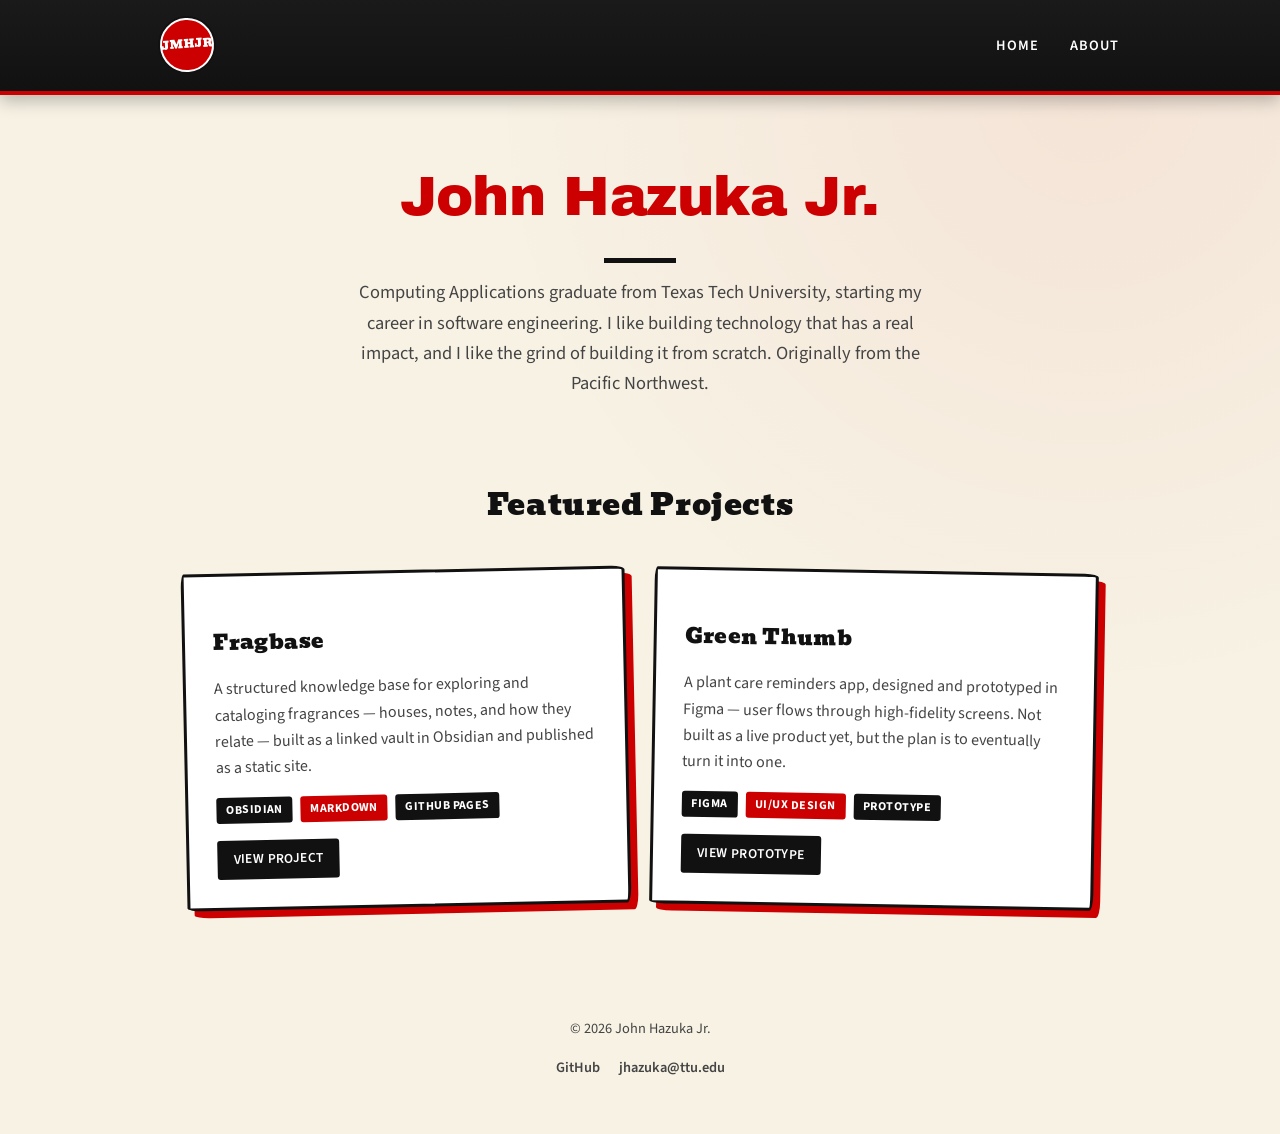
<file: index.html>
<!DOCTYPE html>
<html lang="en">
<head>
  <meta charset="UTF-8">
  <meta name="viewport" content="width=device-width, initial-scale=1.0">
  <meta name="description" content="Portfolio of John Hazuka Jr. — Texas Tech Computing Applications graduate building software with a focus on engineering, AI, and security.">
  <link rel="icon" href="data:image/svg+xml,%3Csvg xmlns='http://www.w3.org/2000/svg' viewBox='0 0 100 100'%3E%3Ccircle cx='50' cy='50' r='46' fill='%23cc0000' stroke='%23111' stroke-width='6'/%3E%3Ctext x='50' y='64' font-family='Georgia, serif' font-size='48' font-weight='bold' fill='%23fff' text-anchor='middle'%3EJ%3C/text%3E%3C/svg%3E">
  <title>John Hazuka Jr. — Portfolio</title>
  <link rel="preconnect" href="https://fonts.googleapis.com">
  <link href="https://fonts.googleapis.com/css2?family=Archivo+Black&family=Bevan&family=Source+Sans+3:wght@400;600;700&display=swap" rel="stylesheet">
  <link rel="stylesheet" href="style.css">
</head>
<body>
  <header class="site-header">
    <div class="nav-inner">
      <a href="index.html" class="site-badge" aria-label="John Hazuka Jr. — home">JMHJR</a>
      <nav class="site-nav">
        <a href="index.html" aria-current="page">Home</a>
        <a href="about.html">About</a>
      </nav>
    </div>
  </header>

  <main>
    <section class="hero">
      <h1>John Hazuka Jr.</h1>
      <p>Computing Applications graduate from Texas Tech University, starting my career in software engineering. I like building technology that has a real impact, and I like the grind of building it from scratch. Originally from the Pacific Northwest.</p>
    </section>

    <section class="projects">
      <h2>Featured Projects</h2>

      <div class="project-grid">
        <article class="project-card">
          <h3>Fragbase</h3>
          <p>A structured knowledge base for exploring and cataloging fragrances — houses, notes, and how they relate — built as a linked vault in Obsidian and published as a static site.</p>
          <ul class="tag-list">
            <li>Obsidian</li>
            <li>Markdown</li>
            <li>GitHub Pages</li>
          </ul>
          <a href="https://johnhazukajr.github.io/frag-knowledge-base/" class="card-cta" target="_blank" rel="noopener noreferrer">View Project</a>
        </article>

        <article class="project-card">
          <h3>Green Thumb</h3>
          <p>A plant care reminders app, designed and prototyped in Figma — user flows through high-fidelity screens. Not built as a live product yet, but the plan is to eventually turn it into one.</p>
          <ul class="tag-list">
            <li>Figma</li>
            <li>UI/UX Design</li>
            <li>Prototype</li>
          </ul>
          <a href="https://www.figma.com/design/15ux0nJ3ofYsxvQ69XyQr3/TeamHazuka_FinalProject_%22Green-Thumb-Reminders%22-Plant-Care-App?node-id=3-3&p=f&t=KFALWw1OByYxBfsJ-0" class="card-cta" target="_blank" rel="noopener noreferrer">View Prototype</a>
        </article>
      </div>
    </section>
  </main>

  <footer class="site-footer">
    <p>&copy; 2026 John Hazuka Jr.</p>
    <p class="footer-links">
      <a href="https://github.com/JohnHazukaJr" target="_blank" rel="noopener noreferrer">GitHub</a>
      <a href="mailto:jhazuka@ttu.edu">jhazuka@ttu.edu</a>
    </p>
  </footer>
</body>
</html>
</file>
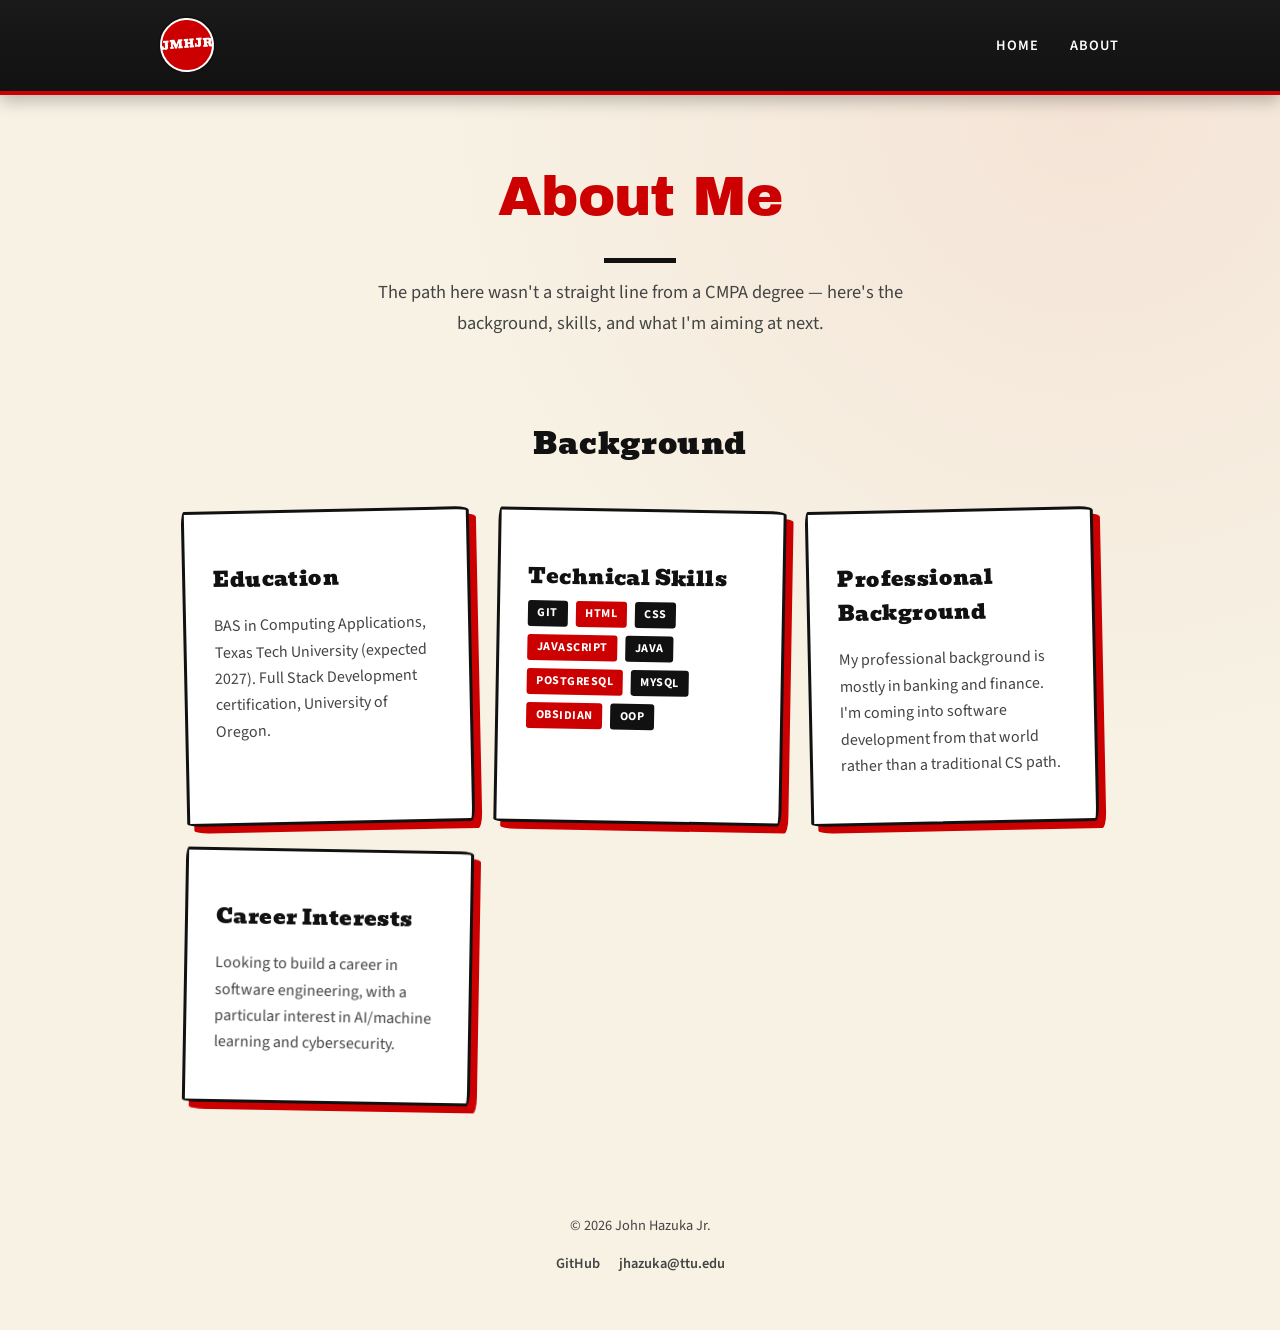
<file: about.html>
<!DOCTYPE html>
<html lang="en">
<head>
  <meta charset="UTF-8">
  <meta name="viewport" content="width=device-width, initial-scale=1.0">
  <meta name="description" content="About John Hazuka Jr. — education, technical skills, background, and career interests.">
  <link rel="icon" href="data:image/svg+xml,%3Csvg xmlns='http://www.w3.org/2000/svg' viewBox='0 0 100 100'%3E%3Ccircle cx='50' cy='50' r='46' fill='%23cc0000' stroke='%23111' stroke-width='6'/%3E%3Ctext x='50' y='64' font-family='Georgia, serif' font-size='48' font-weight='bold' fill='%23fff' text-anchor='middle'%3EJ%3C/text%3E%3C/svg%3E">
  <title>About — John Hazuka Jr.</title>
  <link rel="preconnect" href="https://fonts.googleapis.com">
  <link href="https://fonts.googleapis.com/css2?family=Archivo+Black&family=Bevan&family=Source+Sans+3:wght@400;600;700&display=swap" rel="stylesheet">
  <link rel="stylesheet" href="style.css">
</head>
<body>
  <header class="site-header">
    <div class="nav-inner">
      <a href="index.html" class="site-badge" aria-label="John Hazuka Jr. — home">JMHJR</a>
      <nav class="site-nav">
        <a href="index.html">Home</a>
        <a href="about.html" aria-current="page">About</a>
      </nav>
    </div>
  </header>

  <main>
    <section class="hero">
      <h1>About Me</h1>
      <p>The path here wasn't a straight line from a CMPA degree — here's the background, skills, and what I'm aiming at next.</p>
    </section>

    <section class="projects">
      <h2>Background</h2>

      <div class="project-grid">
        <article class="project-card">
          <h3>Education</h3>
          <p>BAS in Computing Applications, Texas Tech University (expected 2027). Full Stack Development certification, University of Oregon.</p>
        </article>

        <article class="project-card">
          <h3>Technical Skills</h3>
          <ul class="tag-list">
            <li>Git</li>
            <li>HTML</li>
            <li>CSS</li>
            <li>JavaScript</li>
            <li>Java</li>
            <li>PostgreSQL</li>
            <li>MySQL</li>
            <li>Obsidian</li>
            <li>OOP</li>
          </ul>
        </article>

        <article class="project-card">
          <h3>Professional Background</h3>
          <p>My professional background is mostly in banking and finance. I'm coming into software development from that world rather than a traditional CS path.</p>
        </article>

        <article class="project-card">
          <h3>Career Interests</h3>
          <p>Looking to build a career in software engineering, with a particular interest in AI/machine learning and cybersecurity.</p>
        </article>
      </div>
    </section>
  </main>

  <footer class="site-footer">
    <p>&copy; 2026 John Hazuka Jr.</p>
    <p class="footer-links">
      <a href="https://github.com/JohnHazukaJr" target="_blank" rel="noopener noreferrer">GitHub</a>
      <a href="mailto:jhazuka@ttu.edu">jhazuka@ttu.edu</a>
    </p>
  </footer>
</body>
</html>
</file>
<file: style.css>
:root {
  --red: #cc0000;
  --red-dark: #970000;
  --black: #111111;
  --white: #ffffff;
  --gray: #444444;
  --paper: #f7f2e4;

  --font-display: "Bevan", serif;
  --font-hero: "Archivo Black", sans-serif;
  --font-body: "Source Sans 3", system-ui, sans-serif;

  --space-md: 1.5rem;
  --space-lg: 2.5rem;
  --space-xl: 3.5rem;
}

* {
  box-sizing: border-box;
}

body {
  margin: 0;
  color: var(--black);
  font-family: var(--font-body);
  line-height: 1.65;
  background-color: var(--paper);
  background-image: radial-gradient(circle at 85% 8%, rgba(204, 0, 0, 0.06), transparent 40%);
  -webkit-font-smoothing: antialiased;
  -moz-osx-font-smoothing: grayscale;
}

a {
  color: var(--red-dark);
}

a:hover {
  color: var(--red);
}

h1, h2, h3 {
  font-family: var(--font-display);
  font-weight: normal;
  letter-spacing: 0.02em;
}

.site-header {
  background: linear-gradient(180deg, #1a1a1a, var(--black));
  border-bottom: 4px solid var(--red);
  padding: 1.15rem 1.5rem;
  box-shadow: 0 6px 16px rgba(0, 0, 0, 0.25);
}

.nav-inner {
  max-width: 960px;
  margin: 0 auto;
  display: flex;
  justify-content: space-between;
  align-items: center;
  flex-wrap: wrap;
  gap: 0.75rem;
}

.site-badge {
  display: inline-flex;
  align-items: center;
  justify-content: center;
  width: 3.4rem;
  height: 3.4rem;
  border-radius: 50%;
  background: var(--red);
  border: 2px solid var(--white);
  box-shadow: 0 0 0 2px var(--black);
  color: var(--white);
  font-family: var(--font-display);
  font-size: 0.72rem;
  letter-spacing: 0.01em;
  line-height: 1;
  white-space: nowrap;
  text-decoration: none;
  text-transform: uppercase;
  transform: rotate(-4deg);
  transition: transform 0.2s ease-out, background-color 0.2s ease-out;
}

.site-badge:hover {
  color: var(--white);
  background: var(--red-dark);
  transform: rotate(0deg) scale(1.06);
}

.site-badge:focus-visible {
  outline: 2px solid var(--red);
  outline-offset: 4px;
}

.site-nav {
  display: flex;
  align-items: center;
}

.site-nav a {
  position: relative;
  color: var(--white);
  text-decoration: none;
  font-weight: 600;
  font-size: 0.9rem;
  letter-spacing: 0.06em;
  text-transform: uppercase;
  padding: 0.4rem 0.1rem;
  margin-left: 1.75rem;
}

.site-nav a::after {
  content: "";
  position: absolute;
  left: 0;
  bottom: 0;
  width: 100%;
  height: 2px;
  background: var(--red);
  transform: scaleX(0);
  transform-origin: left;
  transition: transform 0.2s ease-out;
}

.site-nav a:hover {
  color: var(--red);
}

.site-nav a:hover::after {
  transform: scaleX(1);
}

.site-nav a:focus-visible {
  outline: 2px solid var(--red);
  outline-offset: 4px;
  border-radius: 2px;
}

main {
  max-width: 960px;
  margin: 0 auto;
  padding: var(--space-xl) 1.5rem 4rem;
}

.hero {
  text-align: center;
  padding-bottom: var(--space-xl);
}

.hero h1 {
  display: inline-block;
  font-family: var(--font-hero);
  font-size: clamp(2.25rem, 5vw + 1rem, 3.5rem);
  letter-spacing: -0.01em;
  margin: 0 0 0.9rem;
  color: var(--red);
  animation: hero-in 0.5s ease-out both;
}

.hero h1::after {
  content: "";
  display: block;
  width: 4.5rem;
  height: 5px;
  margin: 0.9rem auto 0;
  background: var(--black);
}

@keyframes hero-in {
  from {
    opacity: 0;
    transform: translateY(14px);
  }
  to {
    opacity: 1;
    transform: translateY(0);
  }
}

.hero p {
  color: var(--gray);
  font-size: 1.15rem;
  max-width: 38rem;
  margin: 0 auto;
}

.projects h2 {
  font-size: clamp(1.5rem, 2vw + 1rem, 1.9rem);
  text-align: center;
  margin-bottom: var(--space-lg);
}

.project-grid {
  display: grid;
  grid-template-columns: repeat(auto-fit, minmax(260px, 1fr));
  gap: var(--space-md);
}

.project-card {
  background: var(--white);
  border: 3px solid var(--black);
  border-radius: 3px 14px 4px 16px / 14px 4px 16px 3px;
  padding: 1.75rem;
  box-shadow: 7px 7px 0 var(--red);
  transition: transform 0.2s ease-out, box-shadow 0.2s ease-out;
  animation: card-pop 0.45s cubic-bezier(0.34, 1.56, 0.64, 1) both;
}

.project-card:nth-child(odd) {
  --rotate: -1.2deg;
}

.project-card:nth-child(even) {
  --rotate: 1deg;
}

.project-card:nth-child(1) { animation-delay: 0.45s; }
.project-card:nth-child(2) { animation-delay: 0.6s; }
.project-card:nth-child(3) { animation-delay: 0.75s; }
.project-card:nth-child(4) { animation-delay: 0.9s; }

@keyframes card-pop {
  0% { opacity: 0; transform: scale(0.7) rotate(-10deg); }
  60% { opacity: 1; transform: scale(1.05) rotate(calc(var(--rotate, 0deg) * -1)); }
  100% { opacity: 1; transform: scale(1) rotate(var(--rotate, 0deg)); }
}

/* !important needed: a filled keyframe animation outranks a plain hover
   rule in the cascade, so hover's transform wouldn't otherwise win */
.project-card:hover {
  transform: rotate(0deg) translateY(-4px) !important;
  box-shadow: 10px 10px 0 var(--red);
}

.project-card h3 {
  font-size: 1.3rem;
  margin-bottom: 0.4rem;
}

.project-card p {
  color: var(--gray);
  margin-bottom: 1rem;
}

.card-cta {
  display: inline-block;
  background: var(--black);
  color: var(--white);
  font-weight: 600;
  font-size: 0.85rem;
  text-decoration: none;
  text-transform: uppercase;
  letter-spacing: 0.03em;
  padding: 0.5rem 1rem;
  border-radius: 3px;
  transition: background-color 0.2s ease-out;
}

.card-cta:hover {
  background: var(--red);
  color: var(--white);
}

.card-cta:focus-visible {
  outline: 2px solid var(--red);
  outline-offset: 3px;
}

.tag-list {
  display: flex;
  flex-wrap: wrap;
  gap: 0.5rem;
  list-style: none;
  margin: 0 0 1.1rem;
  padding: 0;
}

.tag-list li {
  font-size: 0.75rem;
  font-weight: 700;
  letter-spacing: 0.04em;
  text-transform: uppercase;
  color: var(--white);
  background: var(--black);
  border-radius: 3px;
  padding: 0.2rem 0.6rem;
}

.tag-list li:nth-child(even) {
  background: var(--red);
}

.site-footer {
  text-align: center;
  color: var(--gray);
  font-size: 0.9rem;
  padding: 2rem 1rem 2.5rem;
}

.footer-links {
  margin-top: 0.4rem;
}

.footer-links a {
  color: var(--gray);
  font-weight: 600;
  text-decoration: none;
  margin: 0 0.5rem;
}

.footer-links a:hover {
  color: var(--red);
}

.footer-links a:focus-visible {
  outline: 2px solid var(--red);
  outline-offset: 3px;
}

@media (prefers-reduced-motion: reduce) {
  .hero h1,
  .project-card {
    animation: none;
    opacity: 1;
  }

  .project-card {
    transform: rotate(var(--rotate, 0deg));
  }
}
</file>
